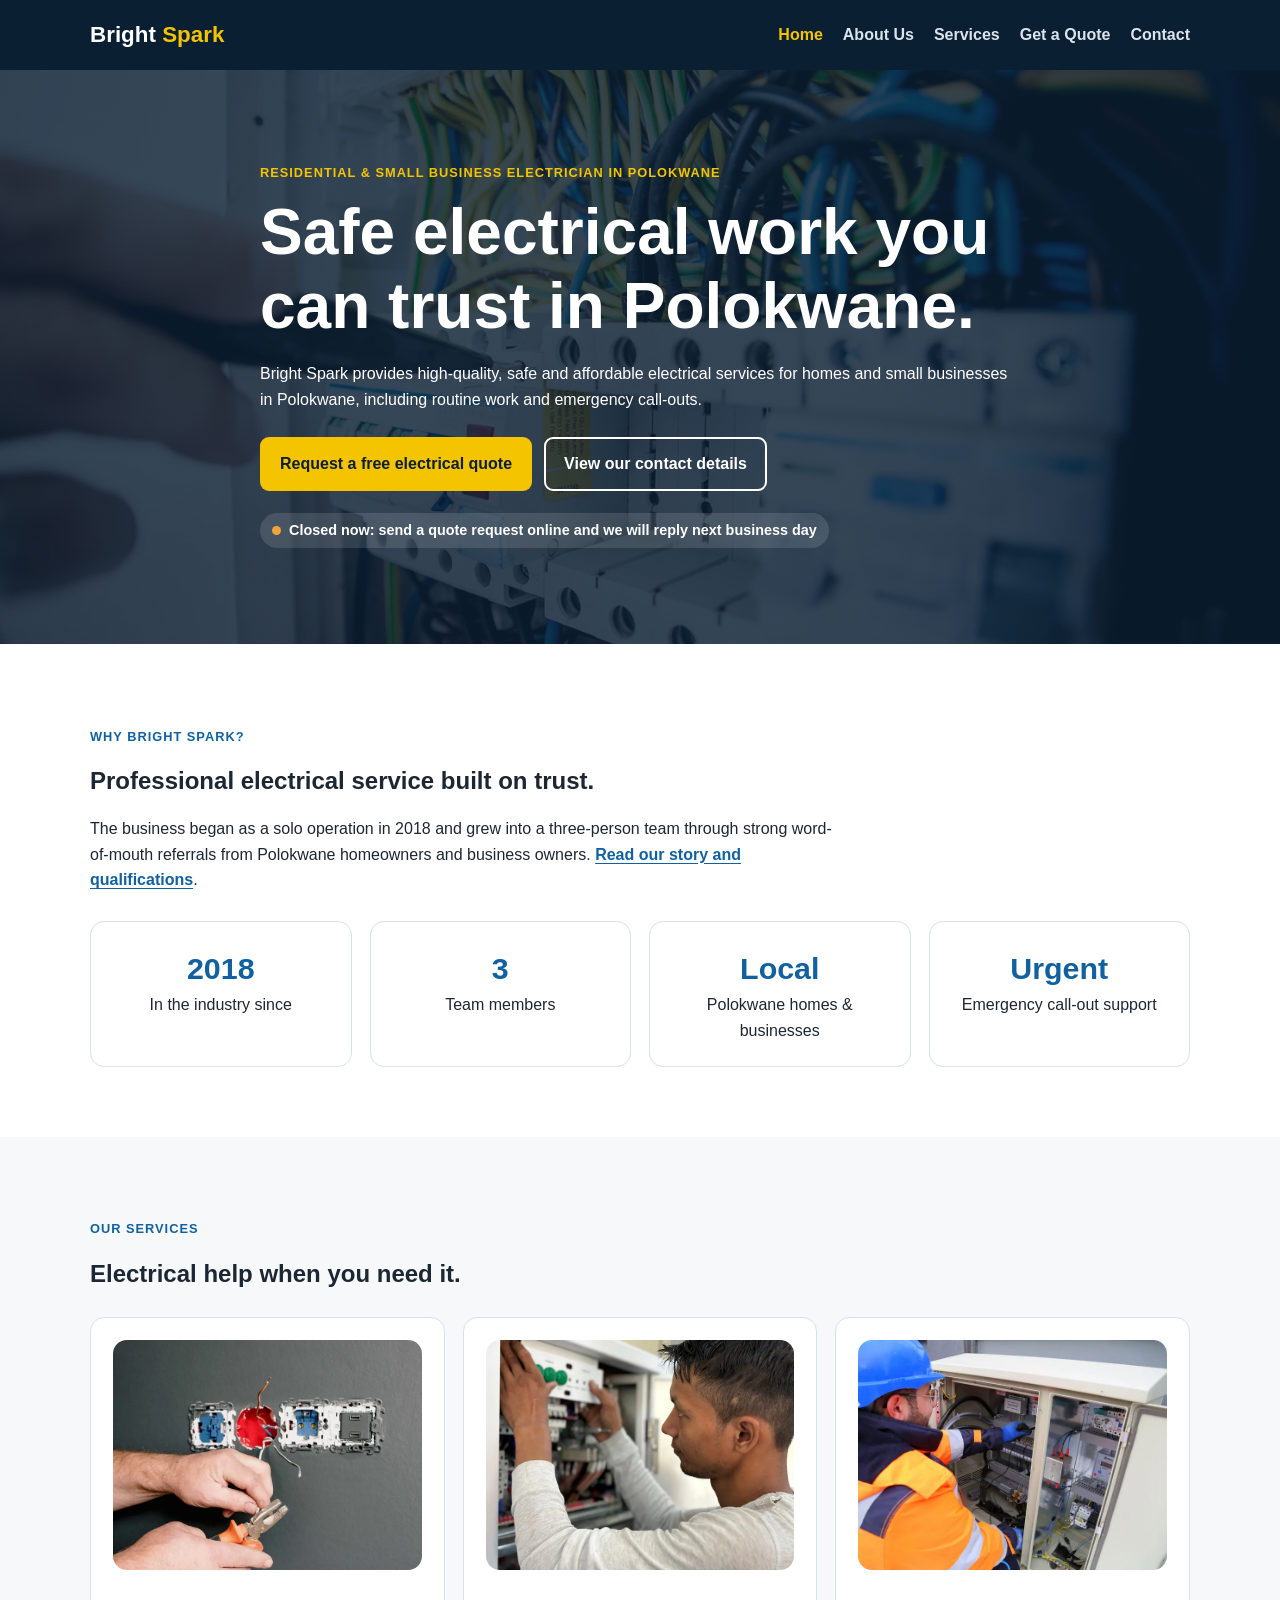
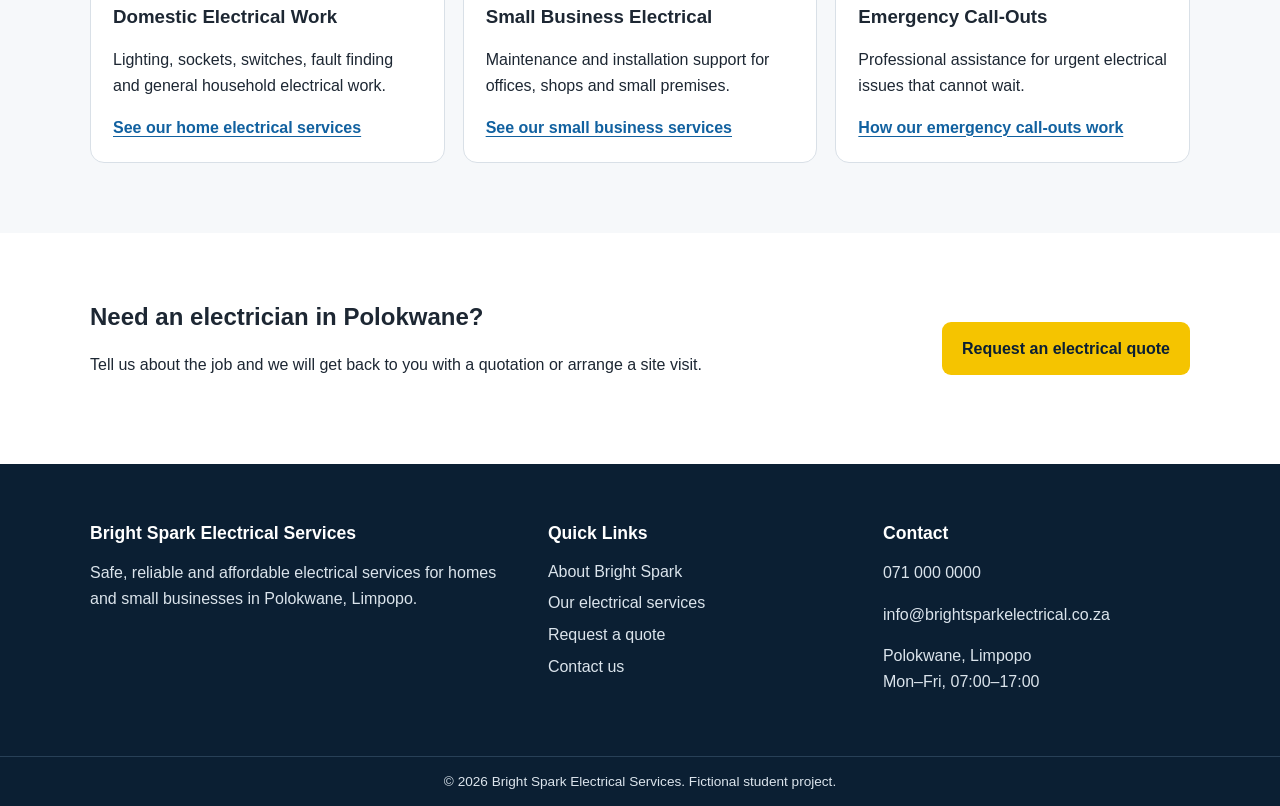
<file: index.html>
<!doctype html>
<html lang="en-ZA">
<head>
  <meta charset="utf-8">
  <meta name="viewport" content="width=device-width, initial-scale=1.0">
  <title>Electrician in Polokwane | Bright Spark Electrical Services</title>
  <meta name="description" content="Bright Spark Electrical Services is a trusted electrician in Polokwane offering safe, affordable electrical work for homes and small businesses, plus emergency call-outs.">
  <meta name="theme-color" content="#0b1f33">
  <meta property="og:type" content="website">
  <meta property="og:title" content="Electrician in Polokwane | Bright Spark Electrical Services">
  <meta property="og:description" content="Safe, affordable electrical work for Polokwane homes and small businesses, including emergency call-outs.">
  <link rel="icon" href="images/favicon.svg" type="image/svg+xml">
  <link rel="preload" as="image" href="images/electrician-repairing-switchboard.webp" type="image/webp">
  <link rel="stylesheet" href="css/style.css">
  <script type="application/ld+json">
  {
    "@context": "https://schema.org",
    "@type": "Electrician",
    "name": "Bright Spark Electrical Services",
    "description": "Residential and small business electrical services, including emergency call-outs.",
    "telephone": "+27710000000",
    "email": "info@brightsparkelectrical.co.za",
    "foundingDate": "2018",
    "areaServed": "Polokwane, Limpopo",
    "address": {
      "@type": "PostalAddress",
      "addressLocality": "Polokwane",
      "addressRegion": "Limpopo",
      "addressCountry": "ZA"
    },
    "openingHours": "Mo-Fr 07:00-17:00"
  }
  </script>
</head>
<body>
  <a class="skip-link" href="#main">Skip to main content</a>

  <header class="site-header">
    <div class="container nav-wrap">
      <a class="logo" href="index.html" aria-label="Bright Spark Electrical Services home">Bright <span>Spark</span></a>
      <button class="menu-toggle" type="button" aria-label="Open navigation menu" aria-expanded="false" aria-controls="main-nav">☰</button>
      <nav class="main-nav" id="main-nav" aria-label="Main navigation">
        <a class="active" href="index.html" aria-current="page">Home</a>
        <a href="about.html">About Us</a>
        <a href="services.html">Services</a>
        <a href="enquiry.html">Get a Quote</a>
        <a href="contact.html">Contact</a>
      </nav>
    </div>
  </header>

  <main id="main">
    <section class="hero">
      <div class="container hero-content">
        <p class="eyebrow">Residential &amp; Small Business Electrician in Polokwane</p>
        <h1>Safe electrical work you can trust in Polokwane.</h1>
        <p>Bright Spark provides high-quality, safe and affordable electrical services for homes and small businesses in Polokwane, including routine work and emergency call-outs.</p>
        <div class="button-row">
          <a class="btn btn-primary" href="enquiry.html">Request a free electrical quote</a>
          <a class="btn btn-secondary" href="contact.html">View our contact details</a>
        </div>
        <p class="hero-status"><span class="open-status" data-open-status>Office hours: Monday–Friday, 07:00–17:00</span></p>
      </div>
    </section>

    <section class="section">
      <div class="container">
        <div class="section-heading">
          <p class="eyebrow">Why Bright Spark?</p>
          <h2>Professional electrical service built on trust.</h2>
          <p>The business began as a solo operation in 2018 and grew into a three-person team through strong word-of-mouth referrals from Polokwane homeowners and business owners. <a class="text-link" href="about.html">Read our story and qualifications</a>.</p>
        </div>
        <div class="stats-grid">
          <div class="stat-card"><strong>2018</strong>In the industry since</div>
          <div class="stat-card"><strong>3</strong>Team members</div>
          <div class="stat-card"><strong>Local</strong>Polokwane homes &amp; businesses</div>
          <div class="stat-card"><strong>Urgent</strong>Emergency call-out support</div>
        </div>
      </div>
    </section>

    <section class="section section-alt">
      <div class="container">
        <div class="section-heading">
          <p class="eyebrow">Our Services</p>
          <h2>Electrical help when you need it.</h2>
        </div>
        <div class="card-grid">
          <article class="service-card">
            <div class="image-placeholder">
              <picture>
                <source srcset="images/electrician-repairing-plug-socket.webp" type="image/webp">
                <img src="images/electrician-repairing-plug-socket.jpg" alt="Electrician using pliers to repair a household plug socket" width="800" height="1198" loading="lazy" decoding="async">
              </picture>
            </div>
            <div class="card-body">
              <h3>Domestic Electrical Work</h3>
              <p>Lighting, sockets, switches, fault finding and general household electrical work.</p>
              <a class="text-link" href="services.html#lighting">See our home electrical services</a>
            </div>
          </article>
          <article class="service-card">
            <div class="image-placeholder">
              <picture>
                <source srcset="images/electrician-maintaining-business-electrical-panel.webp" type="image/webp">
                <img src="images/electrician-maintaining-business-electrical-panel.jpg" alt="Electrician maintaining the electrical panel of a small business" width="800" height="600" loading="lazy" decoding="async">
              </picture>
            </div>
            <div class="card-body">
              <h3>Small Business Electrical</h3>
              <p>Maintenance and installation support for offices, shops and small premises.</p>
              <a class="text-link" href="services.html#small-business">See our small business services</a>
            </div>
          </article>
          <article class="service-card">
            <div class="image-placeholder">
              <picture>
                <source srcset="images/electrician-at-fuse-box-emergency-callout.webp" type="image/webp">
                <img src="images/electrician-at-fuse-box-emergency-callout.jpg" alt="Electrician inspecting a fuse box during an emergency call-out" width="800" height="534" loading="lazy" decoding="async">
              </picture>
            </div>
            <div class="card-body">
              <h3>Emergency Call-Outs</h3>
              <p>Professional assistance for urgent electrical issues that cannot wait.</p>
              <a class="text-link" href="services.html#emergency">How our emergency call-outs work</a>
            </div>
          </article>
        </div>
      </div>
    </section>

    <section class="section">
      <div class="container cta-band">
        <div>
          <h2>Need an electrician in Polokwane?</h2>
          <p>Tell us about the job and we will get back to you with a quotation or arrange a site visit.</p>
        </div>
        <a class="btn btn-primary" href="enquiry.html">Request an electrical quote</a>
      </div>
    </section>
  </main>

  <footer class="site-footer">
    <div class="container footer-grid">
      <div>
        <h2 class="footer-heading">Bright Spark Electrical Services</h2>
        <p>Safe, reliable and affordable electrical services for homes and small businesses in Polokwane, Limpopo.</p>
      </div>
      <div>
        <h2 class="footer-heading">Quick Links</h2>
        <a href="about.html">About Bright Spark</a>
        <a href="services.html">Our electrical services</a>
        <a href="enquiry.html">Request a quote</a>
        <a href="contact.html">Contact us</a>
      </div>
      <div>
        <h2 class="footer-heading">Contact</h2>
        <p><a href="tel:+27710000000">071 000 0000</a></p>
        <p><a href="mailto:info@brightsparkelectrical.co.za">info@brightsparkelectrical.co.za</a></p>
        <p>Polokwane, Limpopo<br>Mon–Fri, 07:00–17:00</p>
      </div>
    </div>
    <div class="footer-bottom">© <span data-year>2026</span> Bright Spark Electrical Services. Fictional student project.</div>
  </footer>

  <button class="back-to-top" type="button" aria-label="Back to top" hidden>↑</button>

  <script src="js/script.js" defer></script>
</body>
</html>
</file>
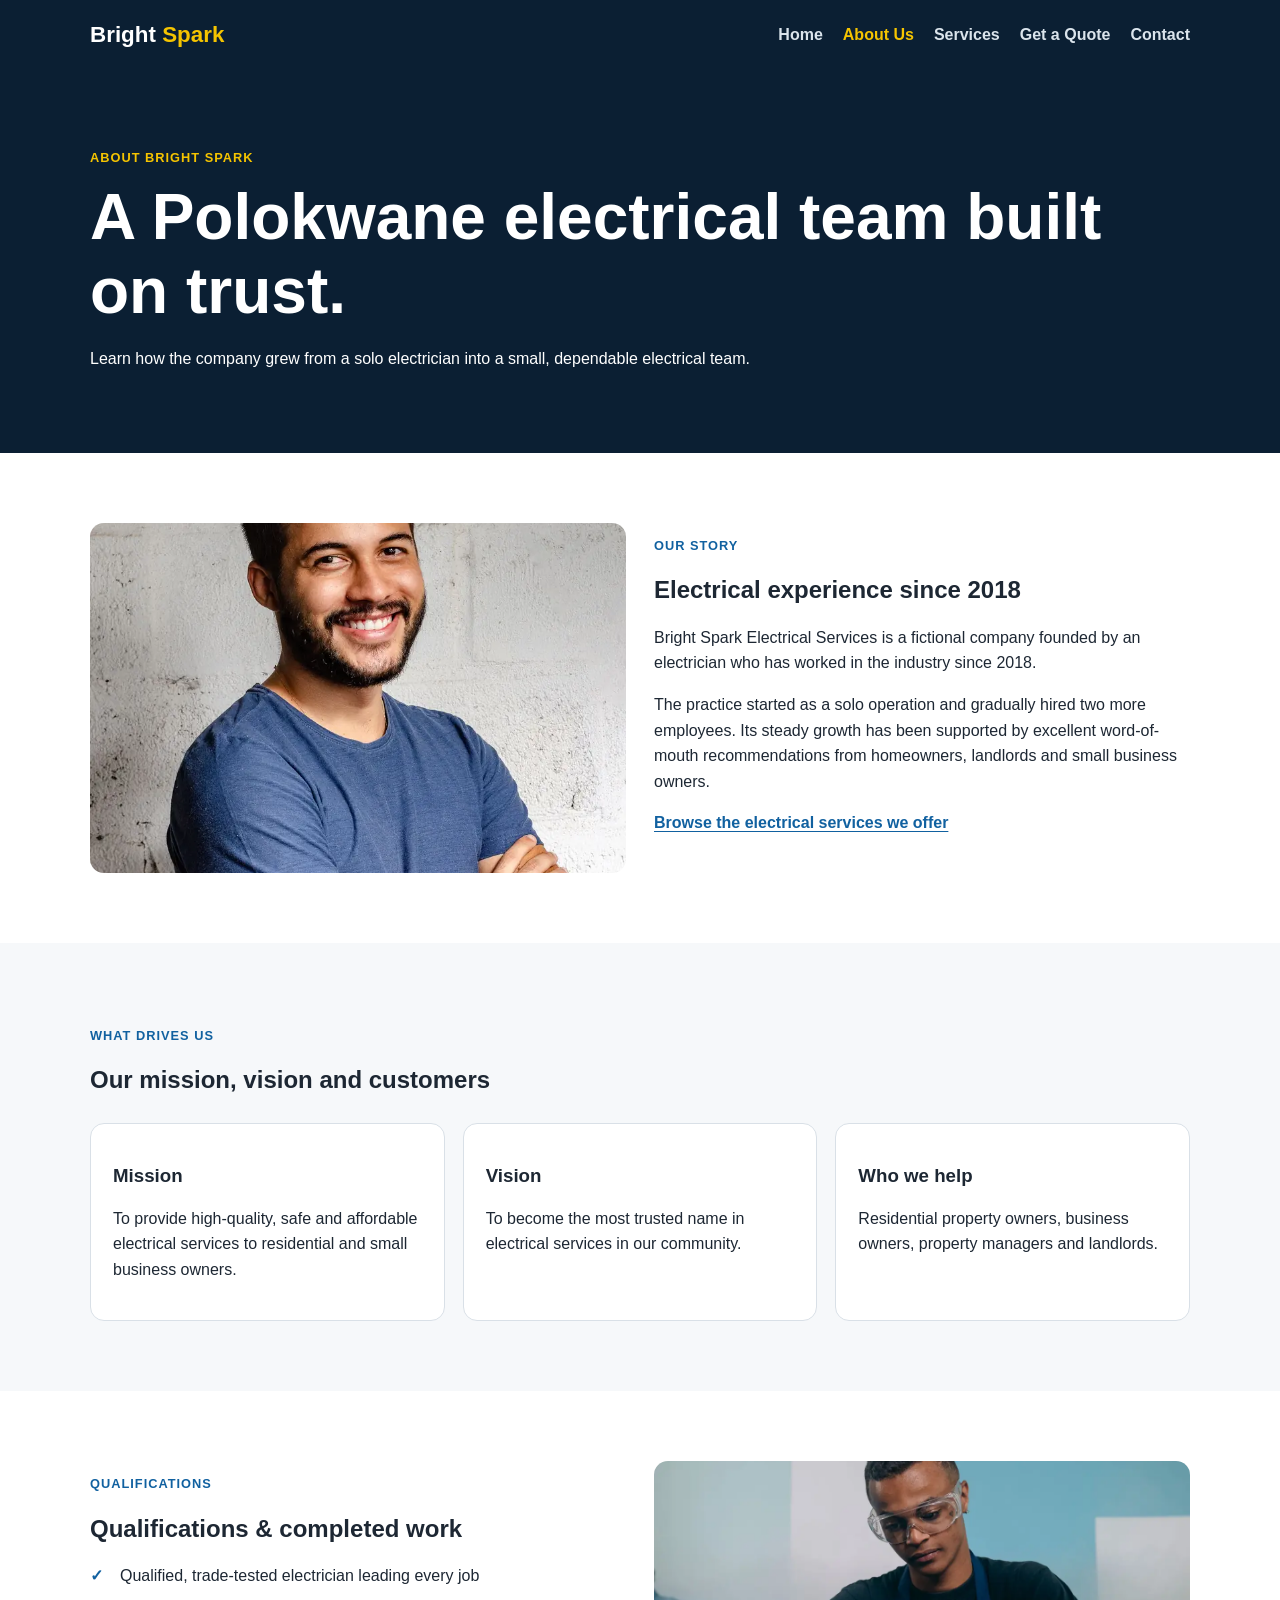
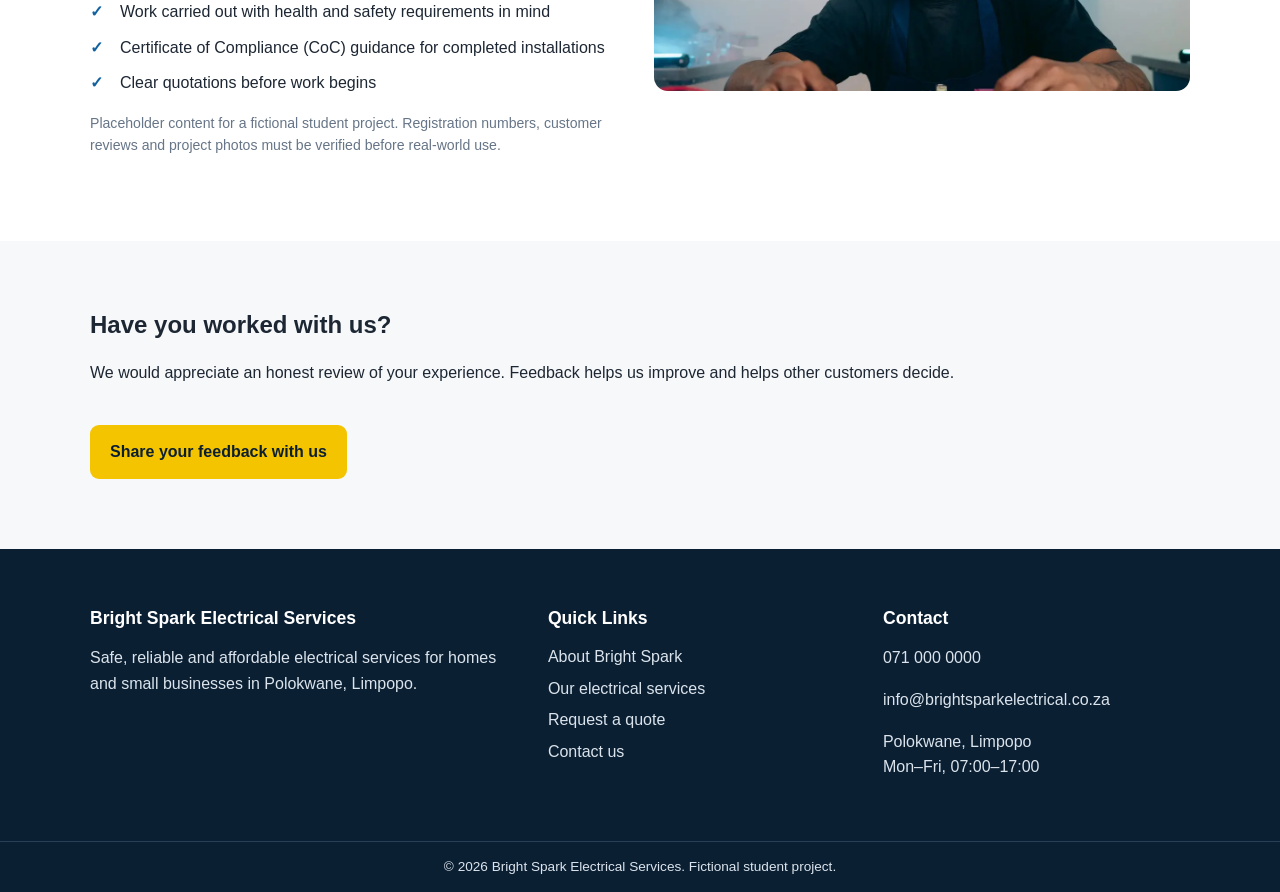
<file: about.html>
<!doctype html>
<html lang="en-ZA">
<head>
  <meta charset="utf-8">
  <meta name="viewport" content="width=device-width, initial-scale=1.0">
  <title>About Bright Spark Electrical | Polokwane Electricians Since 2018</title>
  <meta name="description" content="Learn how Bright Spark Electrical Services grew from a solo electrician in 2018 into a trusted three-person team serving Polokwane homes and small businesses.">
  <meta name="theme-color" content="#0b1f33">
  <meta property="og:type" content="website">
  <meta property="og:title" content="About Bright Spark Electrical Services">
  <meta property="og:description" content="From a solo electrician in 2018 to a trusted three-person team serving Polokwane.">
  <link rel="icon" href="images/favicon.svg" type="image/svg+xml">
  <link rel="stylesheet" href="css/style.css">
</head>
<body>
  <a class="skip-link" href="#main">Skip to main content</a>

  <header class="site-header">
    <div class="container nav-wrap">
      <a class="logo" href="index.html" aria-label="Bright Spark Electrical Services home">Bright <span>Spark</span></a>
      <button class="menu-toggle" type="button" aria-label="Open navigation menu" aria-expanded="false" aria-controls="main-nav">☰</button>
      <nav class="main-nav" id="main-nav" aria-label="Main navigation">
        <a href="index.html">Home</a>
        <a class="active" href="about.html" aria-current="page">About Us</a>
        <a href="services.html">Services</a>
        <a href="enquiry.html">Get a Quote</a>
        <a href="contact.html">Contact</a>
      </nav>
    </div>
  </header>

  <main id="main">
    <section class="page-banner">
      <div class="container">
        <p class="eyebrow">About Bright Spark</p>
        <h1>A Polokwane electrical team built on trust.</h1>
        <p>Learn how the company grew from a solo electrician into a small, dependable electrical team.</p>
      </div>
    </section>

    <section class="section">
      <div class="container split-grid">
        <div class="large-placeholder">
          <picture>
            <source srcset="images/bright-spark-electrician-portrait.webp" type="image/webp">
            <img src="images/bright-spark-electrician-portrait.jpg" alt="Smiling Bright Spark electrician standing with arms crossed" width="800" height="1208" decoding="async">
          </picture>
        </div>
        <div>
          <p class="eyebrow">Our Story</p>
          <h2>Electrical experience since 2018</h2>
          <p>Bright Spark Electrical Services is a fictional company founded by an electrician who has worked in the industry since 2018.</p>
          <p>The practice started as a solo operation and gradually hired two more employees. Its steady growth has been supported by excellent word-of-mouth recommendations from homeowners, landlords and small business owners.</p>
          <p><a class="text-link" href="services.html">Browse the electrical services we offer</a></p>
        </div>
      </div>
    </section>

    <section class="section section-alt">
      <div class="container">
        <div class="section-heading">
          <p class="eyebrow">What drives us</p>
          <h2>Our mission, vision and customers</h2>
        </div>
        <div class="card-grid">
          <article class="info-card">
            <h3>Mission</h3>
            <p>To provide high-quality, safe and affordable electrical services to residential and small business owners.</p>
          </article>
          <article class="info-card">
            <h3>Vision</h3>
            <p>To become the most trusted name in electrical services in our community.</p>
          </article>
          <article class="info-card">
            <h3>Who we help</h3>
            <p>Residential property owners, business owners, property managers and landlords.</p>
          </article>
        </div>
      </div>
    </section>

    <section class="section">
      <div class="container split-grid">
        <div>
          <p class="eyebrow">Qualifications</p>
          <h2>Qualifications &amp; completed work</h2>
          <ul class="check-list">
            <li>Qualified, trade-tested electrician leading every job</li>
            <li>Work carried out with health and safety requirements in mind</li>
            <li>Certificate of Compliance (CoC) guidance for completed installations</li>
            <li>Clear quotations before work begins</li>
          </ul>
          <p class="small-note">Placeholder content for a fictional student project. Registration numbers, customer reviews and project photos must be verified before real-world use.</p>
        </div>
        <div class="image-placeholder">
          <picture>
            <source srcset="images/electrician-working-on-circuit-board.webp" type="image/webp">
            <img src="images/electrician-working-on-circuit-board.jpg" alt="Electrician completing detailed work on a circuit board" width="1200" height="800" loading="lazy" decoding="async">
          </picture>
        </div>
      </div>
    </section>

    <section class="section section-alt">
      <div class="container cta-band">
        <div>
          <h2>Have you worked with us?</h2>
          <p>We would appreciate an honest review of your experience. Feedback helps us improve and helps other customers decide.</p>
        </div>
        <a class="btn btn-primary" href="contact.html">Share your feedback with us</a>
      </div>
    </section>
  </main>

  <footer class="site-footer">
    <div class="container footer-grid">
      <div>
        <h2 class="footer-heading">Bright Spark Electrical Services</h2>
        <p>Safe, reliable and affordable electrical services for homes and small businesses in Polokwane, Limpopo.</p>
      </div>
      <div>
        <h2 class="footer-heading">Quick Links</h2>
        <a href="about.html">About Bright Spark</a>
        <a href="services.html">Our electrical services</a>
        <a href="enquiry.html">Request a quote</a>
        <a href="contact.html">Contact us</a>
      </div>
      <div>
        <h2 class="footer-heading">Contact</h2>
        <p><a href="tel:+27710000000">071 000 0000</a></p>
        <p><a href="mailto:info@brightsparkelectrical.co.za">info@brightsparkelectrical.co.za</a></p>
        <p>Polokwane, Limpopo<br>Mon–Fri, 07:00–17:00</p>
      </div>
    </div>
    <div class="footer-bottom">© <span data-year>2026</span> Bright Spark Electrical Services. Fictional student project.</div>
  </footer>

  <button class="back-to-top" type="button" aria-label="Back to top" hidden>↑</button>

  <script src="js/script.js" defer></script>
</body>
</html>
</file>
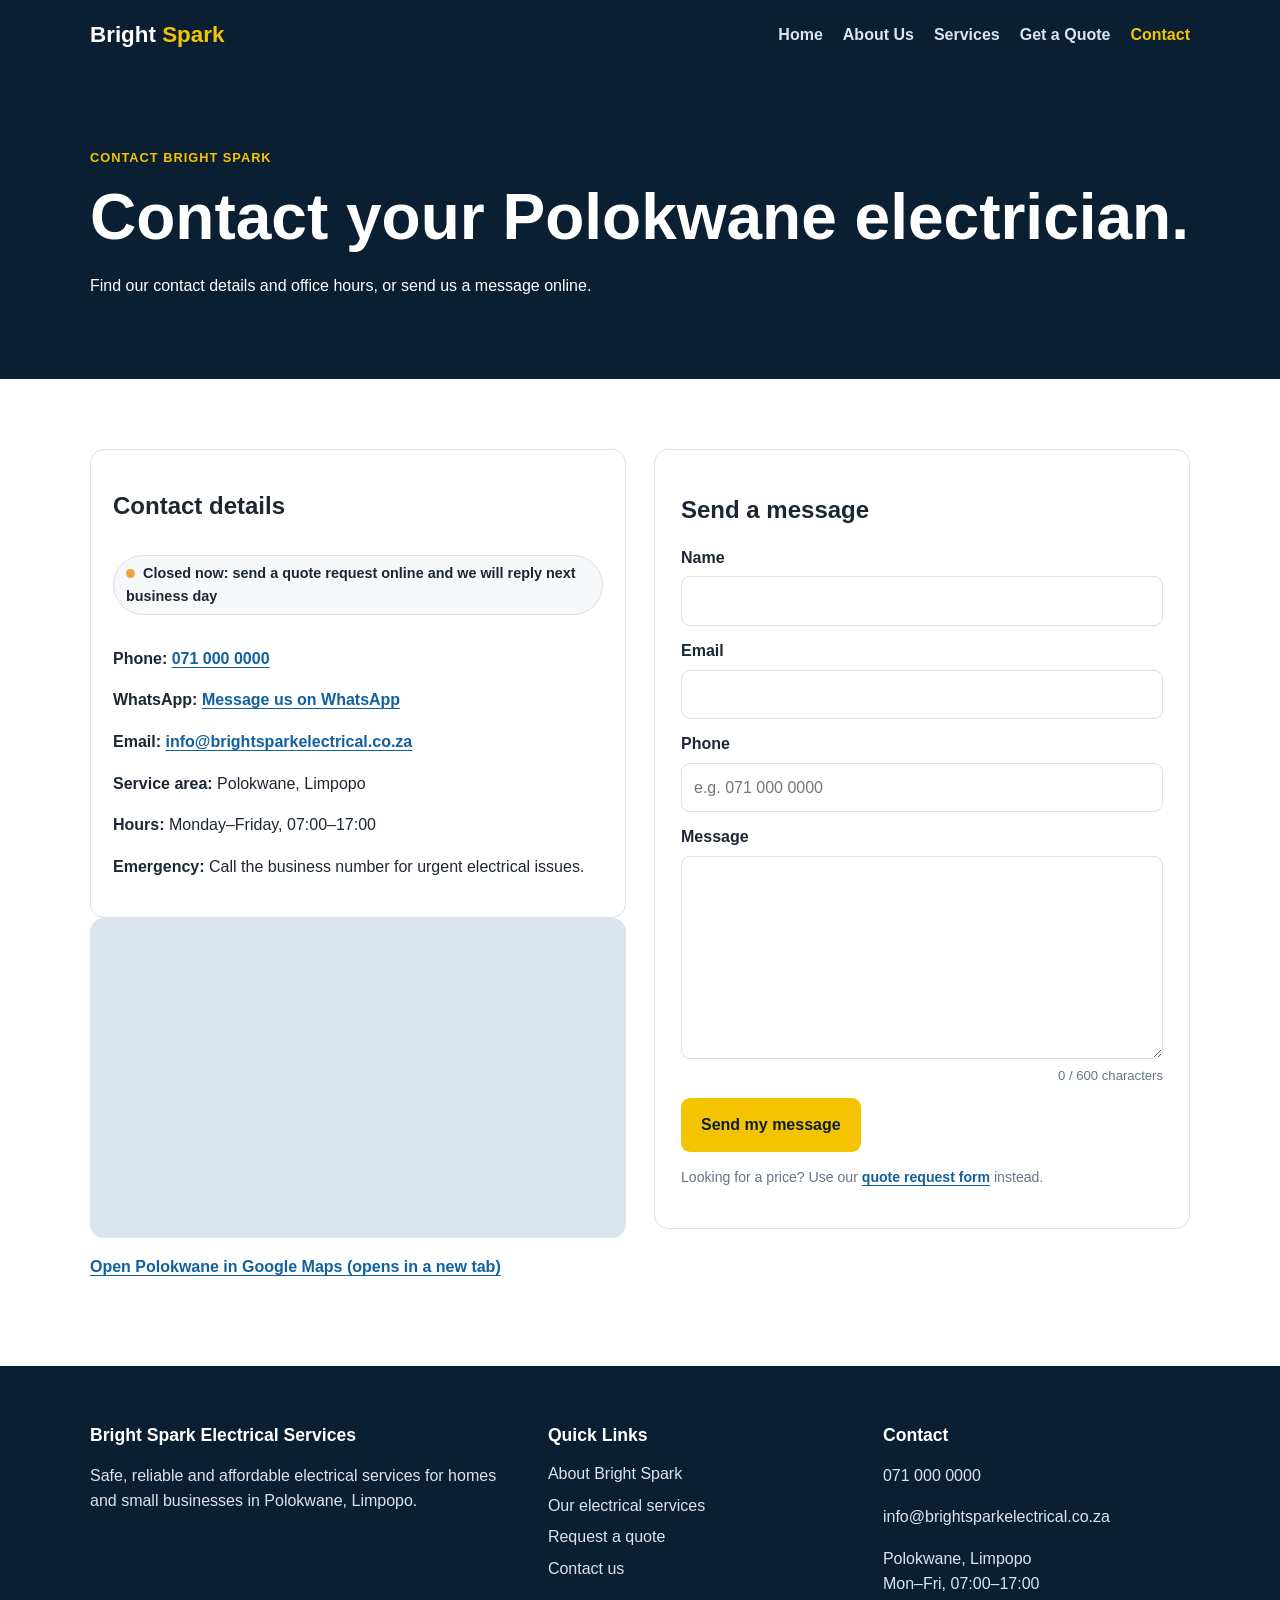
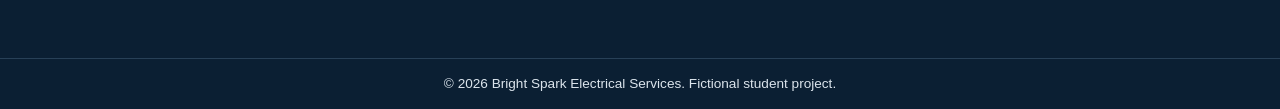
<file: contact.html>
<!doctype html>
<html lang="en-ZA">
<head>
  <meta charset="utf-8">
  <meta name="viewport" content="width=device-width, initial-scale=1.0">
  <title>Contact Bright Spark Electrical | Electrician in Polokwane</title>
  <meta name="description" content="Bright Spark Electrical contact details: phone, WhatsApp, email, office hours and location in Polokwane. Send us a message online at any time.">
  <meta name="theme-color" content="#0b1f33">
  <meta property="og:type" content="website">
  <meta property="og:title" content="Contact Bright Spark Electrical Services">
  <meta property="og:description" content="Phone, WhatsApp, email and office hours for Bright Spark Electrical in Polokwane.">
  <link rel="icon" href="images/favicon.svg" type="image/svg+xml">
  <link rel="stylesheet" href="css/style.css">
  <script type="application/ld+json">
  {
    "@context": "https://schema.org",
    "@type": "Electrician",
    "name": "Bright Spark Electrical Services",
    "telephone": "+27710000000",
    "email": "info@brightsparkelectrical.co.za",
    "areaServed": "Polokwane, Limpopo",
    "address": {
      "@type": "PostalAddress",
      "addressLocality": "Polokwane",
      "addressRegion": "Limpopo",
      "addressCountry": "ZA"
    },
    "openingHours": "Mo-Fr 07:00-17:00"
  }
  </script>
</head>
<body>
  <a class="skip-link" href="#main">Skip to main content</a>

  <header class="site-header">
    <div class="container nav-wrap">
      <a class="logo" href="index.html" aria-label="Bright Spark Electrical Services home">Bright <span>Spark</span></a>
      <button class="menu-toggle" type="button" aria-label="Open navigation menu" aria-expanded="false" aria-controls="main-nav">☰</button>
      <nav class="main-nav" id="main-nav" aria-label="Main navigation">
        <a href="index.html">Home</a>
        <a href="about.html">About Us</a>
        <a href="services.html">Services</a>
        <a href="enquiry.html">Get a Quote</a>
        <a class="active" href="contact.html" aria-current="page">Contact</a>
      </nav>
    </div>
  </header>

  <main id="main">
    <section class="page-banner">
      <div class="container">
        <p class="eyebrow">Contact Bright Spark</p>
        <h1>Contact your Polokwane electrician.</h1>
        <p>Find our contact details and office hours, or send us a message online.</p>
      </div>
    </section>

    <section class="section">
      <div class="container contact-panel">
        <div>
          <div class="info-card">
            <h2>Contact details</h2>
            <p class="open-status" data-open-status>Office hours: Monday–Friday, 07:00–17:00</p>
            <p><strong>Phone:</strong> <a class="text-link" href="tel:+27710000000">071 000 0000</a></p>
            <p><strong>WhatsApp:</strong> <a class="text-link" href="https://wa.me/27710000000" target="_blank" rel="noopener noreferrer">Message us on WhatsApp</a></p>
            <p><strong>Email:</strong> <a class="text-link" href="mailto:info@brightsparkelectrical.co.za">info@brightsparkelectrical.co.za</a></p>
            <p><strong>Service area:</strong> Polokwane, Limpopo</p>
            <p><strong>Hours:</strong> Monday–Friday, 07:00–17:00</p>
            <p><strong>Emergency:</strong> Call the business number for urgent electrical issues.</p>
          </div>
          <div class="map-placeholder">
            <iframe src="https://maps.google.com/maps?q=Polokwane,+South+Africa&amp;z=13&amp;output=embed" title="Map showing Polokwane, South Africa" loading="lazy" referrerpolicy="no-referrer-when-downgrade" allowfullscreen></iframe>
          </div>
          <p><a class="text-link" href="https://www.google.com/maps/search/?api=1&amp;query=Polokwane%2C+South+Africa" target="_blank" rel="noopener noreferrer">Open Polokwane in Google Maps (opens in a new tab)</a></p>
        </div>
        <form class="form-card" id="contactForm" data-validate>
          <h2>Send a message</h2>
          <div class="form-group">
            <label for="cname">Name</label>
            <input id="cname" name="name" autocomplete="name" required>
          </div>
          <div class="form-group">
            <label for="cemail">Email</label>
            <input id="cemail" name="email" type="email" autocomplete="email" required>
          </div>
          <div class="form-group">
            <label for="cphone">Phone</label>
            <input id="cphone" name="phone" type="tel" autocomplete="tel" placeholder="e.g. 071 000 0000" required>
          </div>
          <div class="form-group">
            <label for="message">Message</label>
            <textarea id="message" name="message" rows="7" minlength="10" maxlength="600" required></textarea>
          </div>
          <button class="btn btn-primary" type="submit">Send my message</button>
          <p class="small-note">Looking for a price? Use our <a class="text-link" href="enquiry.html">quote request form</a> instead.</p>
        </form>
      </div>
      <div class="container">
        <div id="contactResult" class="notice" role="status" hidden></div>
      </div>
    </section>
  </main>

  <footer class="site-footer">
    <div class="container footer-grid">
      <div>
        <h2 class="footer-heading">Bright Spark Electrical Services</h2>
        <p>Safe, reliable and affordable electrical services for homes and small businesses in Polokwane, Limpopo.</p>
      </div>
      <div>
        <h2 class="footer-heading">Quick Links</h2>
        <a href="about.html">About Bright Spark</a>
        <a href="services.html">Our electrical services</a>
        <a href="enquiry.html">Request a quote</a>
        <a href="contact.html">Contact us</a>
      </div>
      <div>
        <h2 class="footer-heading">Contact</h2>
        <p><a href="tel:+27710000000">071 000 0000</a></p>
        <p><a href="mailto:info@brightsparkelectrical.co.za">info@brightsparkelectrical.co.za</a></p>
        <p>Polokwane, Limpopo<br>Mon–Fri, 07:00–17:00</p>
      </div>
    </div>
    <div class="footer-bottom">© <span data-year>2026</span> Bright Spark Electrical Services. Fictional student project.</div>
  </footer>

  <button class="back-to-top" type="button" aria-label="Back to top" hidden>↑</button>

  <script src="js/script.js" defer></script>
</body>
</html>
</file>
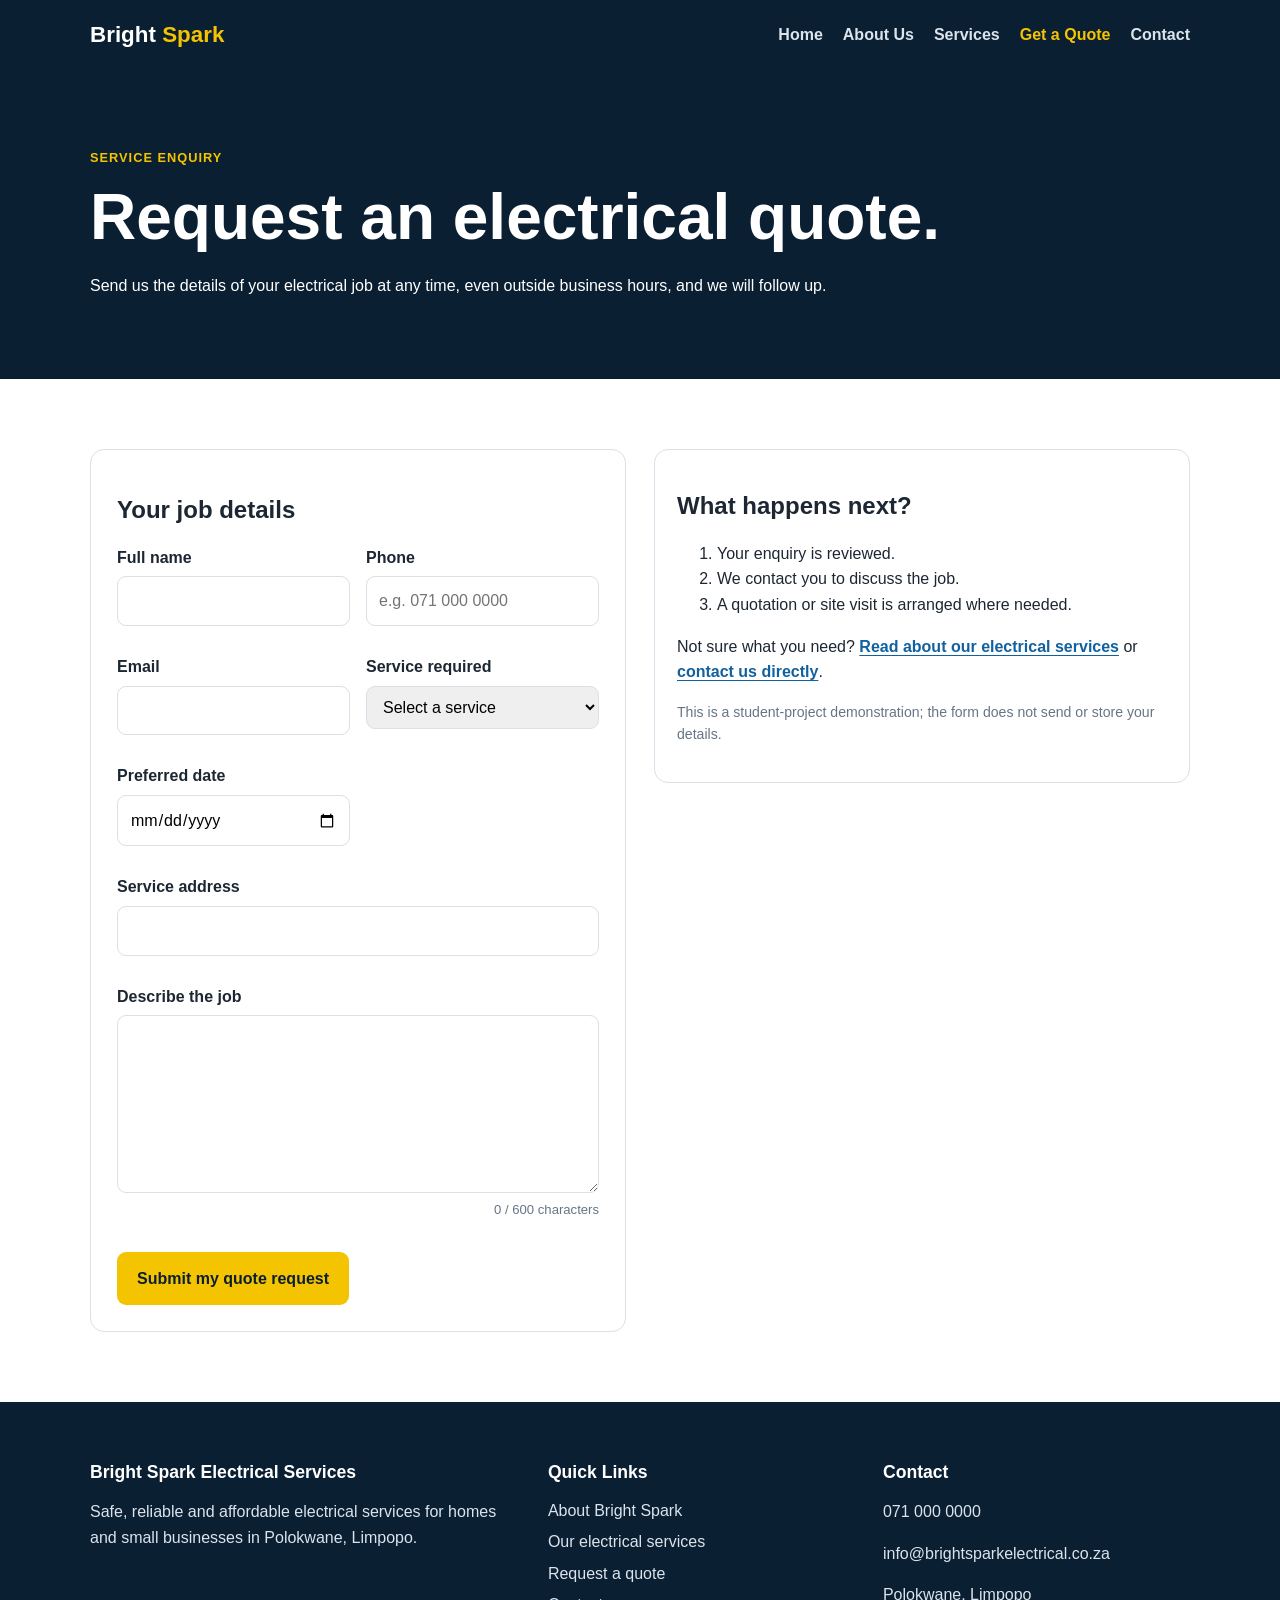
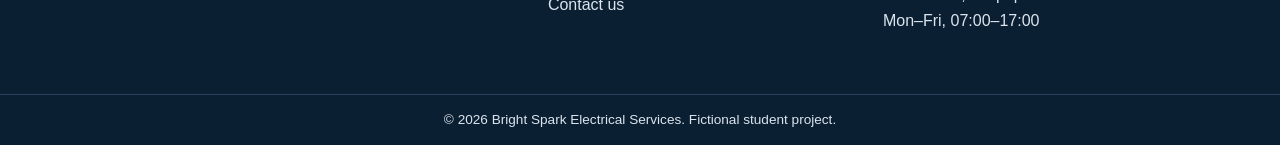
<file: enquiry.html>
<!doctype html>
<html lang="en-ZA">
<head>
  <meta charset="utf-8">
  <meta name="viewport" content="width=device-width, initial-scale=1.0">
  <title>Request an Electrical Quote | Bright Spark Electrical, Polokwane</title>
  <meta name="description" content="Request a quote from Bright Spark Electrical for lighting, sockets, fault finding or small business electrical work in Polokwane. Send your job details online any time.">
  <meta name="theme-color" content="#0b1f33">
  <meta property="og:type" content="website">
  <meta property="og:title" content="Request an Electrical Quote | Bright Spark Electrical">
  <meta property="og:description" content="Send your electrical job details online, any time of day.">
  <link rel="icon" href="images/favicon.svg" type="image/svg+xml">
  <link rel="stylesheet" href="css/style.css">
</head>
<body>
  <a class="skip-link" href="#main">Skip to main content</a>

  <header class="site-header">
    <div class="container nav-wrap">
      <a class="logo" href="index.html" aria-label="Bright Spark Electrical Services home">Bright <span>Spark</span></a>
      <button class="menu-toggle" type="button" aria-label="Open navigation menu" aria-expanded="false" aria-controls="main-nav">☰</button>
      <nav class="main-nav" id="main-nav" aria-label="Main navigation">
        <a href="index.html">Home</a>
        <a href="about.html">About Us</a>
        <a href="services.html">Services</a>
        <a class="active" href="enquiry.html" aria-current="page">Get a Quote</a>
        <a href="contact.html">Contact</a>
      </nav>
    </div>
  </header>

  <main id="main">
    <section class="page-banner">
      <div class="container">
        <p class="eyebrow">Service Enquiry</p>
        <h1>Request an electrical quote.</h1>
        <p>Send us the details of your electrical job at any time, even outside business hours, and we will follow up.</p>
      </div>
    </section>

    <section class="section">
      <div class="container form-layout">
        <form class="form-card" id="quoteForm" data-validate>
          <h2>Your job details</h2>
          <div class="form-grid">
            <div class="form-group">
              <label for="name">Full name</label>
              <input id="name" name="name" autocomplete="name" required>
            </div>
            <div class="form-group">
              <label for="phone">Phone</label>
              <input id="phone" name="phone" type="tel" autocomplete="tel" placeholder="e.g. 071 000 0000" required>
            </div>
            <div class="form-group">
              <label for="email">Email</label>
              <input id="email" name="email" type="email" autocomplete="email" required>
            </div>
            <div class="form-group">
              <label for="service">Service required</label>
              <select id="service" name="service" required>
                <option value="">Select a service</option>
                <option value="lighting">Lighting &amp; Fixtures</option>
                <option value="sockets">Sockets &amp; Switches</option>
                <option value="fault-finding">Fault Finding</option>
                <option value="small-business">Small Business Electrical</option>
                <option value="emergency">Emergency Call-Out</option>
                <option value="other">Other</option>
              </select>
            </div>
            <div class="form-group">
              <label for="date">Preferred date</label>
              <input id="date" name="date" type="date">
            </div>
            <div class="form-group full-width">
              <label for="address">Service address</label>
              <input id="address" name="address" autocomplete="street-address" required>
            </div>
            <div class="form-group full-width">
              <label for="details">Describe the job</label>
              <textarea id="details" name="details" data-label="job description" rows="6" minlength="10" maxlength="600" required></textarea>
            </div>
          </div>
          <div id="emergencyNotice" class="notice notice-urgent" hidden>
            <strong>Is this an emergency?</strong> Please phone <a href="tel:+27710000000">071 000 0000</a> instead so we can respond quickly. The form is best for non-urgent work.
          </div>
          <button class="btn btn-primary" type="submit">Submit my quote request</button>
        </form>
        <aside class="info-card">
          <h2>What happens next?</h2>
          <ol>
            <li>Your enquiry is reviewed.</li>
            <li>We contact you to discuss the job.</li>
            <li>A quotation or site visit is arranged where needed.</li>
          </ol>
          <p>Not sure what you need? <a class="text-link" href="services.html">Read about our electrical services</a> or <a class="text-link" href="contact.html">contact us directly</a>.</p>
          <p class="small-note">This is a student-project demonstration; the form does not send or store your details.</p>
        </aside>
      </div>
      <div class="container">
        <div id="quoteResult" class="notice" role="status" hidden></div>
      </div>
    </section>
  </main>

  <footer class="site-footer">
    <div class="container footer-grid">
      <div>
        <h2 class="footer-heading">Bright Spark Electrical Services</h2>
        <p>Safe, reliable and affordable electrical services for homes and small businesses in Polokwane, Limpopo.</p>
      </div>
      <div>
        <h2 class="footer-heading">Quick Links</h2>
        <a href="about.html">About Bright Spark</a>
        <a href="services.html">Our electrical services</a>
        <a href="enquiry.html">Request a quote</a>
        <a href="contact.html">Contact us</a>
      </div>
      <div>
        <h2 class="footer-heading">Contact</h2>
        <p><a href="tel:+27710000000">071 000 0000</a></p>
        <p><a href="mailto:info@brightsparkelectrical.co.za">info@brightsparkelectrical.co.za</a></p>
        <p>Polokwane, Limpopo<br>Mon–Fri, 07:00–17:00</p>
      </div>
    </div>
    <div class="footer-bottom">© <span data-year>2026</span> Bright Spark Electrical Services. Fictional student project.</div>
  </footer>

  <button class="back-to-top" type="button" aria-label="Back to top" hidden>↑</button>

  <script src="js/script.js" defer></script>
</body>
</html>
</file>
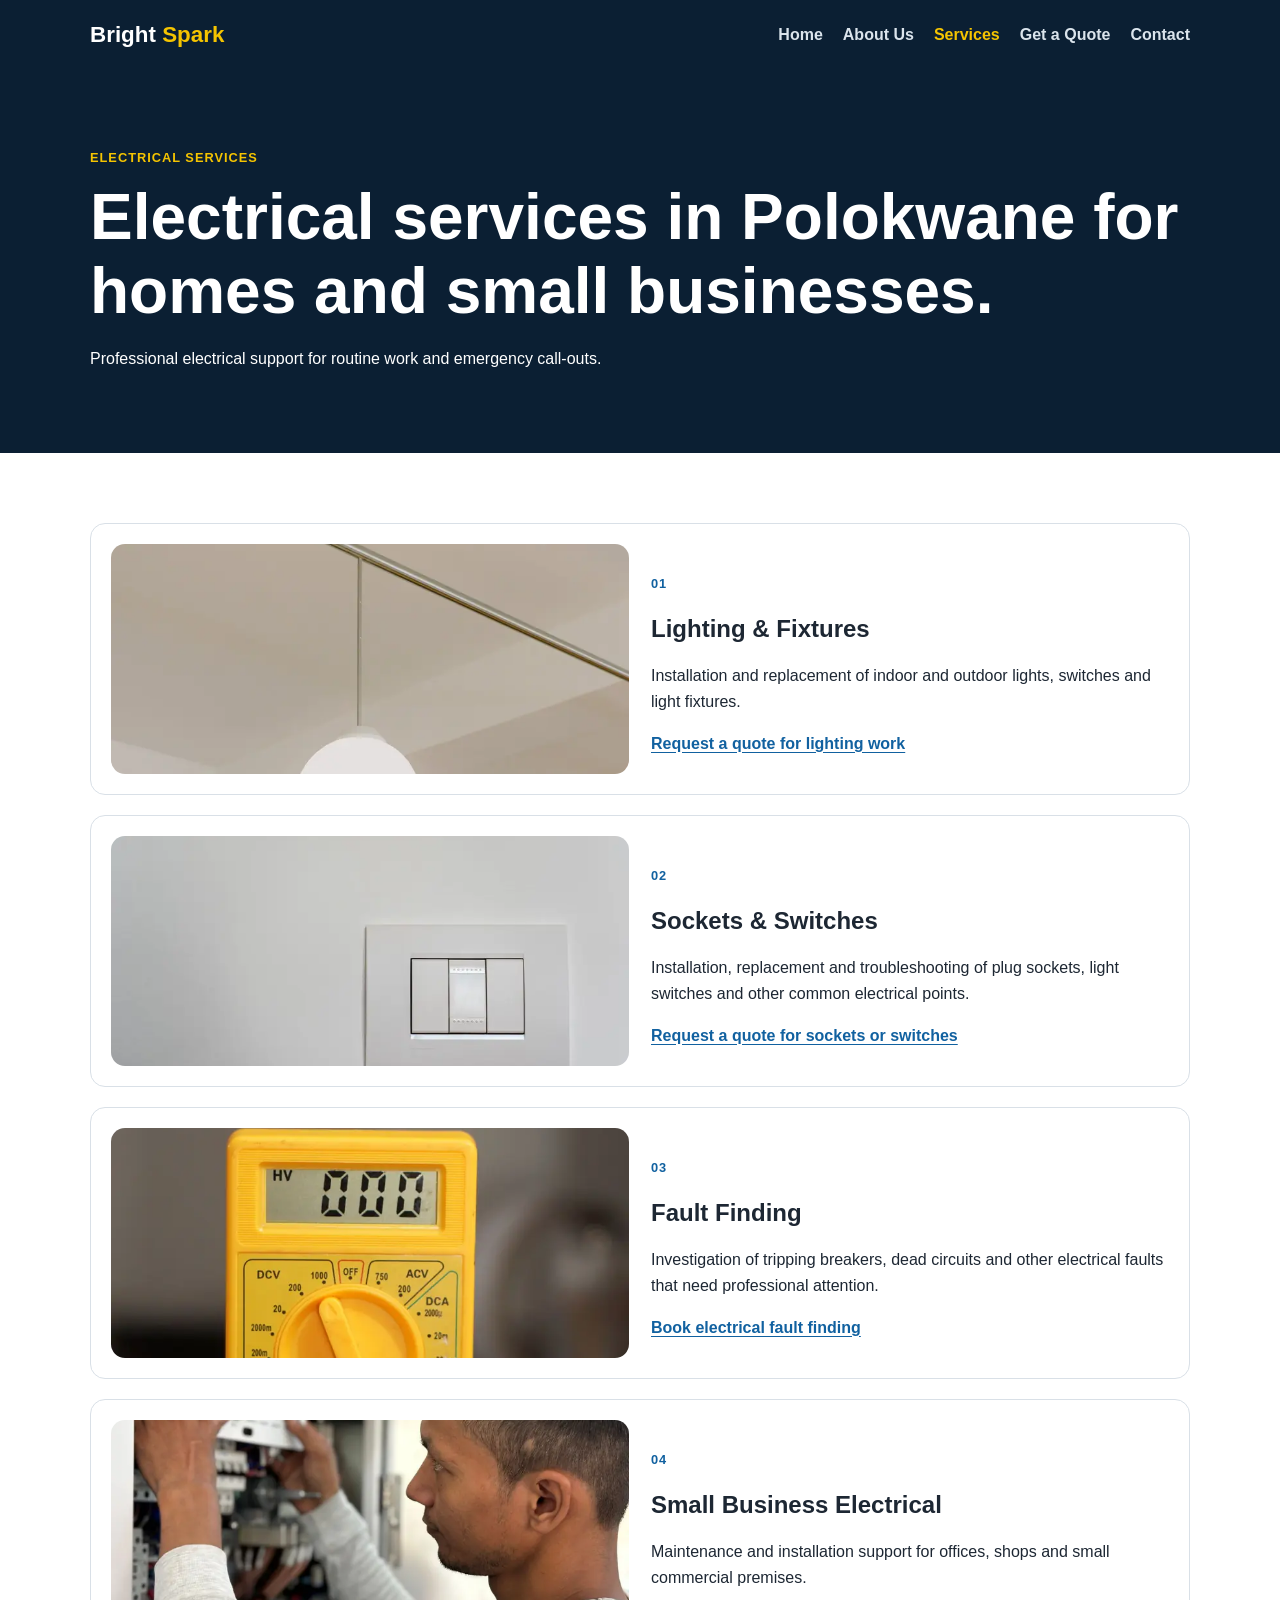
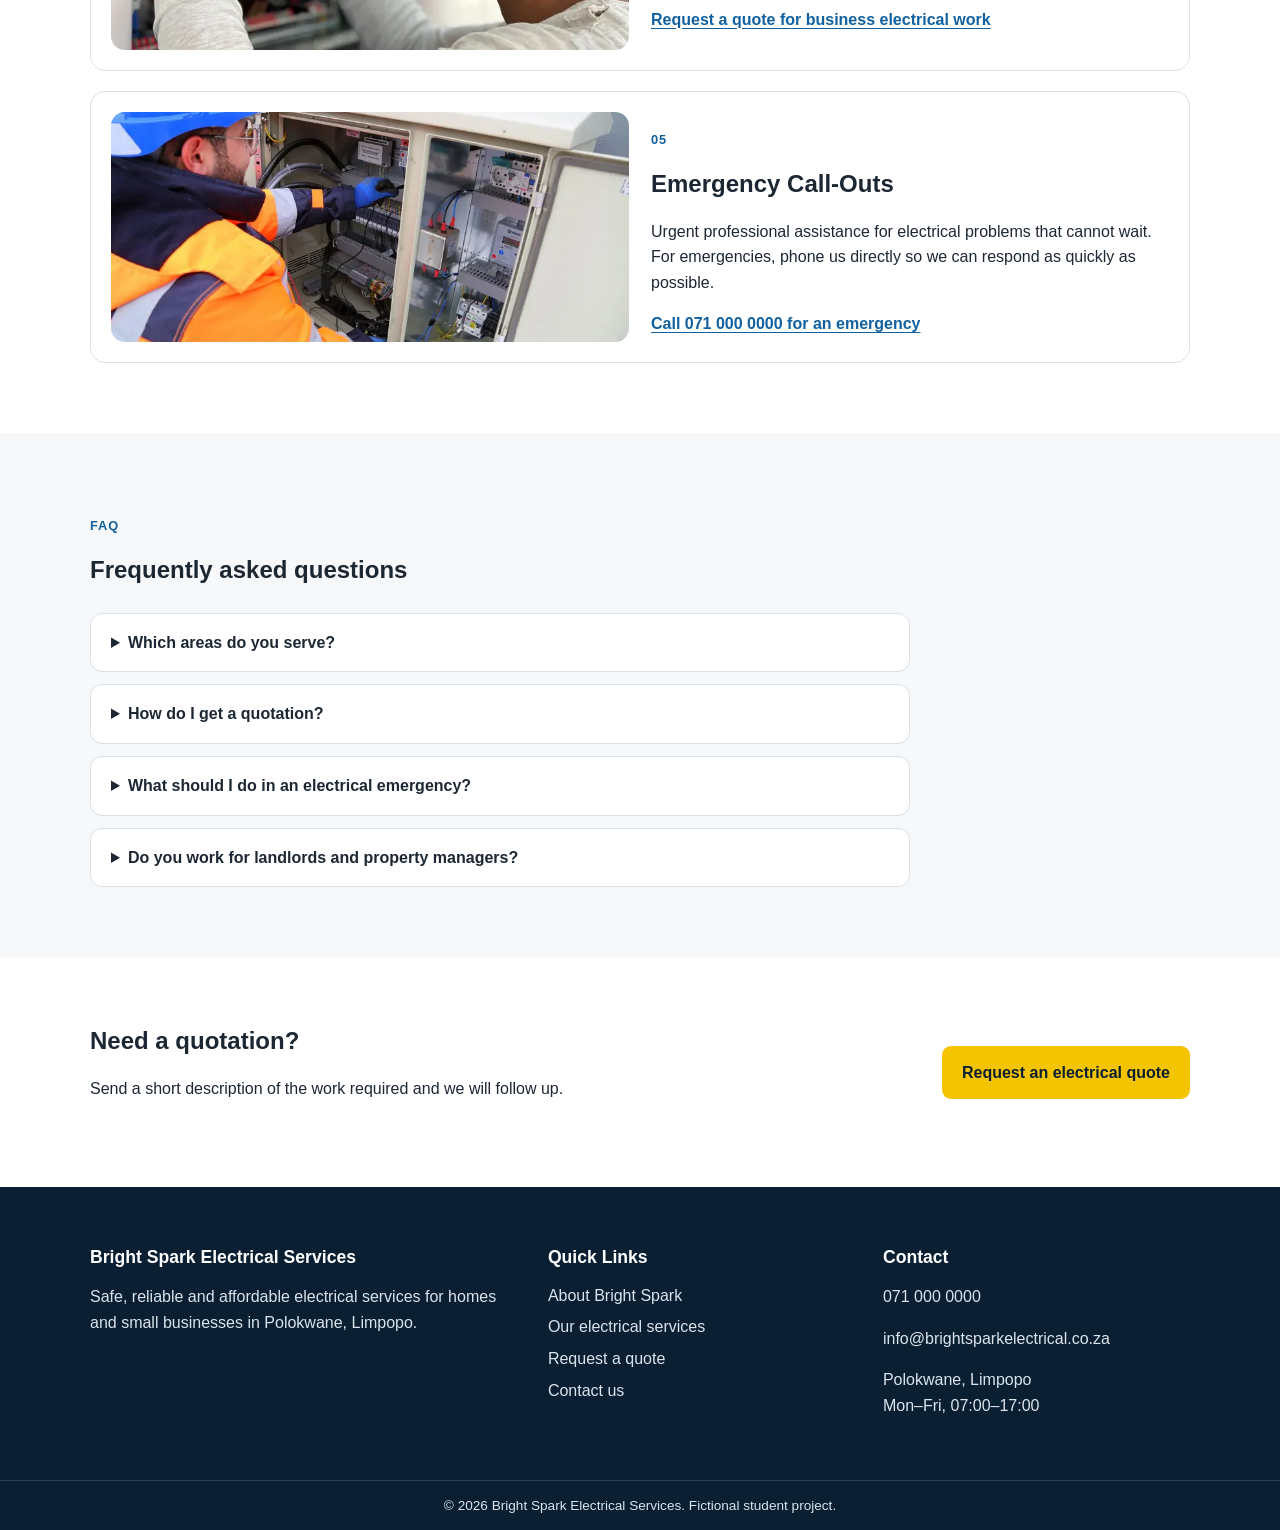
<file: services.html>
<!doctype html>
<html lang="en-ZA">
<head>
  <meta charset="utf-8">
  <meta name="viewport" content="width=device-width, initial-scale=1.0">
  <title>Electrical Services in Polokwane | Bright Spark Electrical</title>
  <meta name="description" content="Lighting installation, sockets and switches, electrical fault finding, small business electrical work and emergency call-outs in Polokwane from Bright Spark Electrical.">
  <meta name="theme-color" content="#0b1f33">
  <meta property="og:type" content="website">
  <meta property="og:title" content="Electrical Services in Polokwane | Bright Spark Electrical">
  <meta property="og:description" content="Lighting, sockets, fault finding, small business work and emergency call-outs in Polokwane.">
  <link rel="icon" href="images/favicon.svg" type="image/svg+xml">
  <link rel="stylesheet" href="css/style.css">
</head>
<body>
  <a class="skip-link" href="#main">Skip to main content</a>

  <header class="site-header">
    <div class="container nav-wrap">
      <a class="logo" href="index.html" aria-label="Bright Spark Electrical Services home">Bright <span>Spark</span></a>
      <button class="menu-toggle" type="button" aria-label="Open navigation menu" aria-expanded="false" aria-controls="main-nav">☰</button>
      <nav class="main-nav" id="main-nav" aria-label="Main navigation">
        <a href="index.html">Home</a>
        <a href="about.html">About Us</a>
        <a class="active" href="services.html" aria-current="page">Services</a>
        <a href="enquiry.html">Get a Quote</a>
        <a href="contact.html">Contact</a>
      </nav>
    </div>
  </header>

  <main id="main">
    <section class="page-banner">
      <div class="container">
        <p class="eyebrow">Electrical Services</p>
        <h1>Electrical services in Polokwane for homes and small businesses.</h1>
        <p>Professional electrical support for routine work and emergency call-outs.</p>
      </div>
    </section>

    <section class="section">
      <div class="container service-list">
        <article class="service-row" id="lighting">
          <div class="image-placeholder">
            <picture>
              <source srcset="images/pendant-lamp-installed-in-living-room.webp" type="image/webp">
              <img src="images/pendant-lamp-installed-in-living-room.jpg" alt="Pendant lamp installed above a table in a modern living room" width="800" height="1198" decoding="async">
            </picture>
          </div>
          <div>
            <p class="eyebrow">01</p>
            <h2>Lighting &amp; Fixtures</h2>
            <p>Installation and replacement of indoor and outdoor lights, switches and light fixtures.</p>
            <a class="text-link" href="enquiry.html?service=lighting">Request a quote for lighting work</a>
          </div>
        </article>
        <article class="service-row" id="sockets">
          <div class="image-placeholder">
            <picture>
              <source srcset="images/white-light-switch-on-wall.webp" type="image/webp">
              <img src="images/white-light-switch-on-wall.jpg" alt="White light switch installed on a painted wall" width="800" height="534" loading="lazy" decoding="async">
            </picture>
          </div>
          <div>
            <p class="eyebrow">02</p>
            <h2>Sockets &amp; Switches</h2>
            <p>Installation, replacement and troubleshooting of plug sockets, light switches and other common electrical points.</p>
            <a class="text-link" href="enquiry.html?service=sockets">Request a quote for sockets or switches</a>
          </div>
        </article>
        <article class="service-row" id="fault-finding">
          <div class="image-placeholder">
            <picture>
              <source srcset="images/digital-multimeter-fault-finding.webp" type="image/webp">
              <img src="images/digital-multimeter-fault-finding.jpg" alt="Digital multimeter used to find an electrical fault" width="800" height="1422" loading="lazy" decoding="async">
            </picture>
          </div>
          <div>
            <p class="eyebrow">03</p>
            <h2>Fault Finding</h2>
            <p>Investigation of tripping breakers, dead circuits and other electrical faults that need professional attention.</p>
            <a class="text-link" href="enquiry.html?service=fault-finding">Book electrical fault finding</a>
          </div>
        </article>
        <article class="service-row" id="small-business">
          <div class="image-placeholder">
            <picture>
              <source srcset="images/electrician-maintaining-business-electrical-panel.webp" type="image/webp">
              <img src="images/electrician-maintaining-business-electrical-panel.jpg" alt="Electrician maintaining the electrical panel of a small business" width="800" height="600" loading="lazy" decoding="async">
            </picture>
          </div>
          <div>
            <p class="eyebrow">04</p>
            <h2>Small Business Electrical</h2>
            <p>Maintenance and installation support for offices, shops and small commercial premises.</p>
            <a class="text-link" href="enquiry.html?service=small-business">Request a quote for business electrical work</a>
          </div>
        </article>
        <article class="service-row" id="emergency">
          <div class="image-placeholder">
            <picture>
              <source srcset="images/electrician-at-fuse-box-emergency-callout.webp" type="image/webp">
              <img src="images/electrician-at-fuse-box-emergency-callout.jpg" alt="Electrician inspecting a fuse box during an emergency call-out" width="800" height="534" loading="lazy" decoding="async">
            </picture>
          </div>
          <div>
            <p class="eyebrow">05</p>
            <h2>Emergency Call-Outs</h2>
            <p>Urgent professional assistance for electrical problems that cannot wait. For emergencies, phone us directly so we can respond as quickly as possible.</p>
            <a class="text-link" href="tel:+27710000000">Call 071 000 0000 for an emergency</a>
          </div>
        </article>
      </div>
    </section>

    <section class="section section-alt">
      <div class="container">
        <div class="section-heading">
          <p class="eyebrow">FAQ</p>
          <h2>Frequently asked questions</h2>
        </div>
        <div class="faq-list">
          <details>
            <summary>Which areas do you serve?</summary>
            <p>We work with homes and small businesses in Polokwane and the surrounding area. If you are unsure whether we cover your address, <a class="text-link" href="contact.html">get in touch with us</a>.</p>
          </details>
          <details>
            <summary>How do I get a quotation?</summary>
            <p>Fill in our <a class="text-link" href="enquiry.html">online quote request form</a> with a short description of the job. We will contact you to discuss the work or arrange a site visit where needed.</p>
          </details>
          <details>
            <summary>What should I do in an electrical emergency?</summary>
            <p>If it is safe to do so, switch off the power at the main distribution board, keep away from damaged wiring and phone us on <a class="text-link" href="tel:+27710000000">071 000 0000</a>. Do not use the online form for emergencies.</p>
          </details>
          <details>
            <summary>Do you work for landlords and property managers?</summary>
            <p>Yes. We help landlords and property managers with maintenance, fault finding and repairs between tenancies.</p>
          </details>
        </div>
      </div>
    </section>

    <section class="section">
      <div class="container cta-band">
        <div>
          <h2>Need a quotation?</h2>
          <p>Send a short description of the work required and we will follow up.</p>
        </div>
        <a class="btn btn-primary" href="enquiry.html">Request an electrical quote</a>
      </div>
    </section>
  </main>

  <footer class="site-footer">
    <div class="container footer-grid">
      <div>
        <h2 class="footer-heading">Bright Spark Electrical Services</h2>
        <p>Safe, reliable and affordable electrical services for homes and small businesses in Polokwane, Limpopo.</p>
      </div>
      <div>
        <h2 class="footer-heading">Quick Links</h2>
        <a href="about.html">About Bright Spark</a>
        <a href="services.html">Our electrical services</a>
        <a href="enquiry.html">Request a quote</a>
        <a href="contact.html">Contact us</a>
      </div>
      <div>
        <h2 class="footer-heading">Contact</h2>
        <p><a href="tel:+27710000000">071 000 0000</a></p>
        <p><a href="mailto:info@brightsparkelectrical.co.za">info@brightsparkelectrical.co.za</a></p>
        <p>Polokwane, Limpopo<br>Mon–Fri, 07:00–17:00</p>
      </div>
    </div>
    <div class="footer-bottom">© <span data-year>2026</span> Bright Spark Electrical Services. Fictional student project.</div>
  </footer>

  <button class="back-to-top" type="button" aria-label="Back to top" hidden>↑</button>

  <script src="js/script.js" defer></script>
</body>
</html>
</file>
<file: css/style.css>
/* ==========================================================================
   Bright Spark Electrical Services — Stylesheet
   ========================================================================== */

/* --- Design tokens --------------------------------------------------- */
:root {
  --navy: #0b1f33;
  --yellow: #f5c400;
  --white: #fff;
  --text: #1d2733;
  --muted: #667587;
  --border: #d9e0e7;
  --surface: #f6f8fa;
  --blue: #1161a0;
  --error: #b42318;
  --success: #1e7b34;
}

/* --- Reset & base ------------------------------------------------------ */
* {
  box-sizing: border-box;
}

html {
  scroll-padding-top: 90px;
}

body {
  margin: 0;
  font-family: Arial, Helvetica, sans-serif;
  color: var(--text);
  line-height: 1.6;
}

a {
  text-decoration: none;
  color: inherit;
}

img {
  max-width: 100%;
}

:focus-visible {
  outline: 3px solid var(--yellow);
  outline-offset: 2px;
}

.skip-link {
  position: absolute;
  left: 12px;
  top: -60px;
  z-index: 20;
  background: var(--yellow);
  color: var(--navy);
  padding: 10px 14px;
  border-radius: 0 0 9px 9px;
  font-weight: 800;
}

.skip-link:focus {
  top: 0;
}

.text-link {
  color: var(--blue);
  font-weight: 700;
  text-decoration: underline;
  text-underline-offset: 3px;
}

.text-link:hover {
  color: var(--navy);
}

.small-note {
  font-size: .88rem;
  color: var(--muted);
}

.container {
  width: min(1100px, 92%);
  margin: auto;
}

/* --- Header & navigation ------------------------------------------------ */
.site-header {
  background: var(--navy);
  color: white;
  position: sticky;
  top: 0;
  z-index: 10;
}

.nav-wrap {
  min-height: 70px;
  display: flex;
  align-items: center;
  justify-content: space-between;
}

.logo {
  font-weight: 900;
  font-size: 1.4rem;
}

.logo span {
  color: var(--yellow);
}

.main-nav {
  display: flex;
  gap: 20px;
}

.main-nav a {
  color: #dbe4ec;
  font-weight: 700;
}

.main-nav a:hover,
.main-nav .active {
  color: var(--yellow);
}

.menu-toggle {
  display: none;
  background: none;
  border: 0;
  color: #fff;
  font-size: 1.6rem;
  cursor: pointer;
  width: 44px;
  height: 44px;
}

/* --- Hero & page banners ------------------------------------------------ */
.hero,
.page-banner {
  background: var(--navy);
  color: #fff;
}

.hero {
  min-height: 520px;
  display: flex;
  align-items: center;
  background: linear-gradient(rgba(11, 31, 51, .82), rgba(11, 31, 51, .82)),
    url('../images/electrician-repairing-switchboard.jpg') center / cover;
  background: linear-gradient(rgba(11, 31, 51, .82), rgba(11, 31, 51, .82)),
    image-set(url('../images/electrician-repairing-switchboard.webp') type('image/webp'),
      url('../images/electrician-repairing-switchboard.jpg') type('image/jpeg')) center / cover;
}

.hero-status {
  margin-top: 22px;
}

/* Open / closed badge (text set by script.js) */
.open-status {
  display: inline-block;
  padding: 6px 12px;
  border-radius: 999px;
  font-size: .9rem;
  font-weight: 700;
  background: rgba(255, 255, 255, .12);
}

.open-status.is-open::before,
.open-status.is-closed::before {
  content: '';
  display: inline-block;
  width: 9px;
  height: 9px;
  margin-right: 8px;
  border-radius: 50%;
}

.open-status.is-open::before {
  background: #3ccf5c;
}

.open-status.is-closed::before {
  background: #f0a43c;
}

.info-card .open-status {
  background: var(--surface);
  border: 1px solid var(--border);
}

.hero-content {
  padding: 80px 0;
  max-width: 760px;
}

.page-banner {
  padding: 65px 0;
}

.eyebrow {
  text-transform: uppercase;
  letter-spacing: 1px;
  font-weight: 800;
  font-size: .8rem;
  color: #1161a0;
}

.hero .eyebrow,
.page-banner .eyebrow {
  color: var(--yellow);
}

h1 {
  font-size: clamp(2.2rem, 5vw, 4rem);
  line-height: 1.15;
  margin: 8px 0 18px;
}

h2,
h3 {
  line-height: 1.2;
}

/* --- Buttons ------------------------------------------------------------ */
.button-row {
  display: flex;
  gap: 12px;
  flex-wrap: wrap;
  margin-top: 25px;
}

.btn {
  display: inline-block;
  padding: 12px 18px;
  border-radius: 9px;
  font-weight: 800;
  border: 2px solid transparent;
  cursor: pointer;
  font: inherit;
  font-weight: 800;
  transition: transform .15s ease, box-shadow .15s ease;
}

.btn:hover {
  transform: translateY(-2px);
  box-shadow: 0 6px 16px rgba(11, 31, 51, .18);
}

.btn-primary {
  background: var(--yellow);
  color: var(--navy);
}

.btn-secondary {
  border-color: #fff;
  color: #fff;
}

/* --- Sections ------------------------------------------------------------ */
.section {
  padding: 70px 0;
}

.section-alt {
  background: var(--surface);
}

.section-heading {
  max-width: 760px;
  margin-bottom: 28px;
}

/* --- Grids & cards -------------------------------------------------------- */
.stats-grid,
.card-grid {
  display: grid;
  grid-template-columns: repeat(4, 1fr);
  gap: 18px;
}

.card-grid {
  grid-template-columns: repeat(3, 1fr);
}

.stat-card,
.info-card,
.form-card,
.service-card {
  background: #fff;
  border: 1px solid var(--border);
  border-radius: 14px;
  padding: 22px;
}

.stat-card {
  text-align: center;
}

.stat-card strong {
  display: block;
  font-size: 1.9rem;
  color: #1161a0;
}

.card-body {
  padding-top: 18px;
}

.cta-band {
  display: flex;
  align-items: center;
  justify-content: space-between;
  gap: 24px;
  flex-wrap: wrap;
}

.cta-band h2 {
  margin-top: 0;
}

.check-list {
  padding-left: 0;
  list-style: none;
}

.check-list li {
  position: relative;
  padding-left: 30px;
  margin-bottom: 10px;
}

.check-list li::before {
  content: '✓';
  position: absolute;
  left: 0;
  color: var(--blue);
  font-weight: 900;
}

/* --- FAQ ------------------------------------------------------------ */
.faq-list {
  display: grid;
  gap: 12px;
  max-width: 820px;
}

.faq-list details {
  background: #fff;
  border: 1px solid var(--border);
  border-radius: 12px;
  padding: 4px 20px;
}

.faq-list summary {
  cursor: pointer;
  font-weight: 700;
  padding: 12px 0;
}

.faq-list details[open] summary {
  color: var(--blue);
}

.image-placeholder,
.large-placeholder,
.map-placeholder {
  min-height: 230px;
  height: 230px;
  border-radius: 14px;
  background: #dbe5ed;
  color: #596b7b;
  display: flex;
  align-items: center;
  justify-content: center;
  text-align: center;
  font-weight: 800;
  overflow: hidden;
}

.large-placeholder {
  min-height: 350px;
  height: 350px;
}

.image-placeholder picture,
.large-placeholder picture {
  display: block;
  width: 100%;
  height: 100%;
}

.image-placeholder img,
.large-placeholder img {
  width: 100%;
  height: 100%;
  object-fit: cover;
  display: block;
}

.map-placeholder {
  min-height: 320px;
  height: 320px;
  padding: 0;
}

.map-placeholder iframe {
  width: 100%;
  height: 100%;
  border: 0;
}

.split-grid,
.form-layout,
.contact-panel {
  display: grid;
  grid-template-columns: 1fr 1fr;
  gap: 28px;
  align-items: start;
}

/* --- Forms ------------------------------------------------------------ */
.form-card {
  padding: 26px;
}

.form-grid {
  display: grid;
  grid-template-columns: 1fr 1fr;
  gap: 16px;
  margin-bottom: 20px;
}

.form-group {
  display: flex;
  flex-direction: column;
  gap: 6px;
  margin-bottom: 12px;
}

.full-width {
  grid-column: 1 / -1;
}

input,
select,
textarea {
  width: 100%;
  padding: 11px 12px;
  border: 1px solid var(--border);
  border-radius: 9px;
  font: inherit;
}

input[aria-invalid="true"],
select[aria-invalid="true"],
textarea[aria-invalid="true"] {
  border-color: var(--error);
  background: #fff6f5;
}

label {
  font-weight: 700;
}

.field-error {
  margin: 0;
  color: var(--error);
  font-size: .88rem;
  min-height: 0;
}

.field-error:empty {
  display: none;
}

.char-counter {
  margin: 0;
  text-align: right;
  font-size: .82rem;
  color: var(--muted);
}

.notice.notice-urgent {
  margin: 0 0 18px;
  background: #fdecea;
  border-left-color: var(--error);
}

.notice {
  margin-top: 20px;
  padding: 15px;
  background: #fff8cc;
  border-left: 4px solid var(--yellow);
}

/* --- Services list -------------------------------------------------------- */
.service-list {
  display: grid;
  gap: 20px;
}

.service-row {
  display: grid;
  grid-template-columns: 1fr 1fr;
  gap: 22px;
  align-items: center;
  border: 1px solid var(--border);
  padding: 20px;
  border-radius: 15px;
}

/* --- Footer ------------------------------------------------------------ */
.site-footer {
  background: var(--navy);
  color: #dbe4ec;
}

.footer-grid {
  display: grid;
  grid-template-columns: 1.4fr 1fr 1fr;
  gap: 28px;
  padding: 45px 0;
}

.footer-heading {
  color: #fff;
  font-size: 1.1rem;
}

.footer-grid a:hover {
  color: var(--yellow);
  text-decoration: underline;
}

.footer-grid a {
  display: block;
  margin: 6px 0;
}

.footer-bottom {
  text-align: center;
  border-top: 1px solid #284057;
  padding: 14px;
  font-size: .85rem;
}

/* --- Back to top --------------------------------------------------------- */
.back-to-top {
  position: fixed;
  right: 18px;
  bottom: 18px;
  width: 46px;
  height: 46px;
  border-radius: 50%;
  border: 0;
  background: var(--yellow);
  color: var(--navy);
  font-size: 1.3rem;
  font-weight: 900;
  cursor: pointer;
  box-shadow: 0 4px 14px rgba(11, 31, 51, .3);
  z-index: 9;
}

.back-to-top[hidden] {
  display: none;
}

@media (prefers-reduced-motion: reduce) {
  .btn {
    transition: none;
  }

  .btn:hover {
    transform: none;
  }
}

/* --- Responsive breakpoints ------------------------------------------------ */
@media (max-width: 850px) {
  .menu-toggle {
    display: block;
  }

  .main-nav {
    display: none;
    position: absolute;
    top: 70px;
    left: 0;
    right: 0;
    background: var(--navy);
    padding: 16px 4%;
    flex-direction: column;
  }

  .main-nav.open {
    display: flex;
  }

  .stats-grid,
  .card-grid,
  .split-grid,
  .form-layout,
  .contact-panel {
    grid-template-columns: 1fr 1fr;
  }

  .form-grid {
    grid-template-columns: 1fr;
  }

  .full-width {
    grid-column: auto;
  }
}

@media (max-width: 600px) {
  .stats-grid,
  .card-grid,
  .split-grid,
  .form-layout,
  .contact-panel,
  .service-row,
  .footer-grid {
    grid-template-columns: 1fr;
  }

  .button-row {
    flex-direction: column;
  }

  .button-row .btn,
  .cta-band .btn {
    text-align: center;
    width: 100%;
  }

  .section {
    padding: 50px 0;
  }

  .hero {
    min-height: 0;
  }
}
</file>
